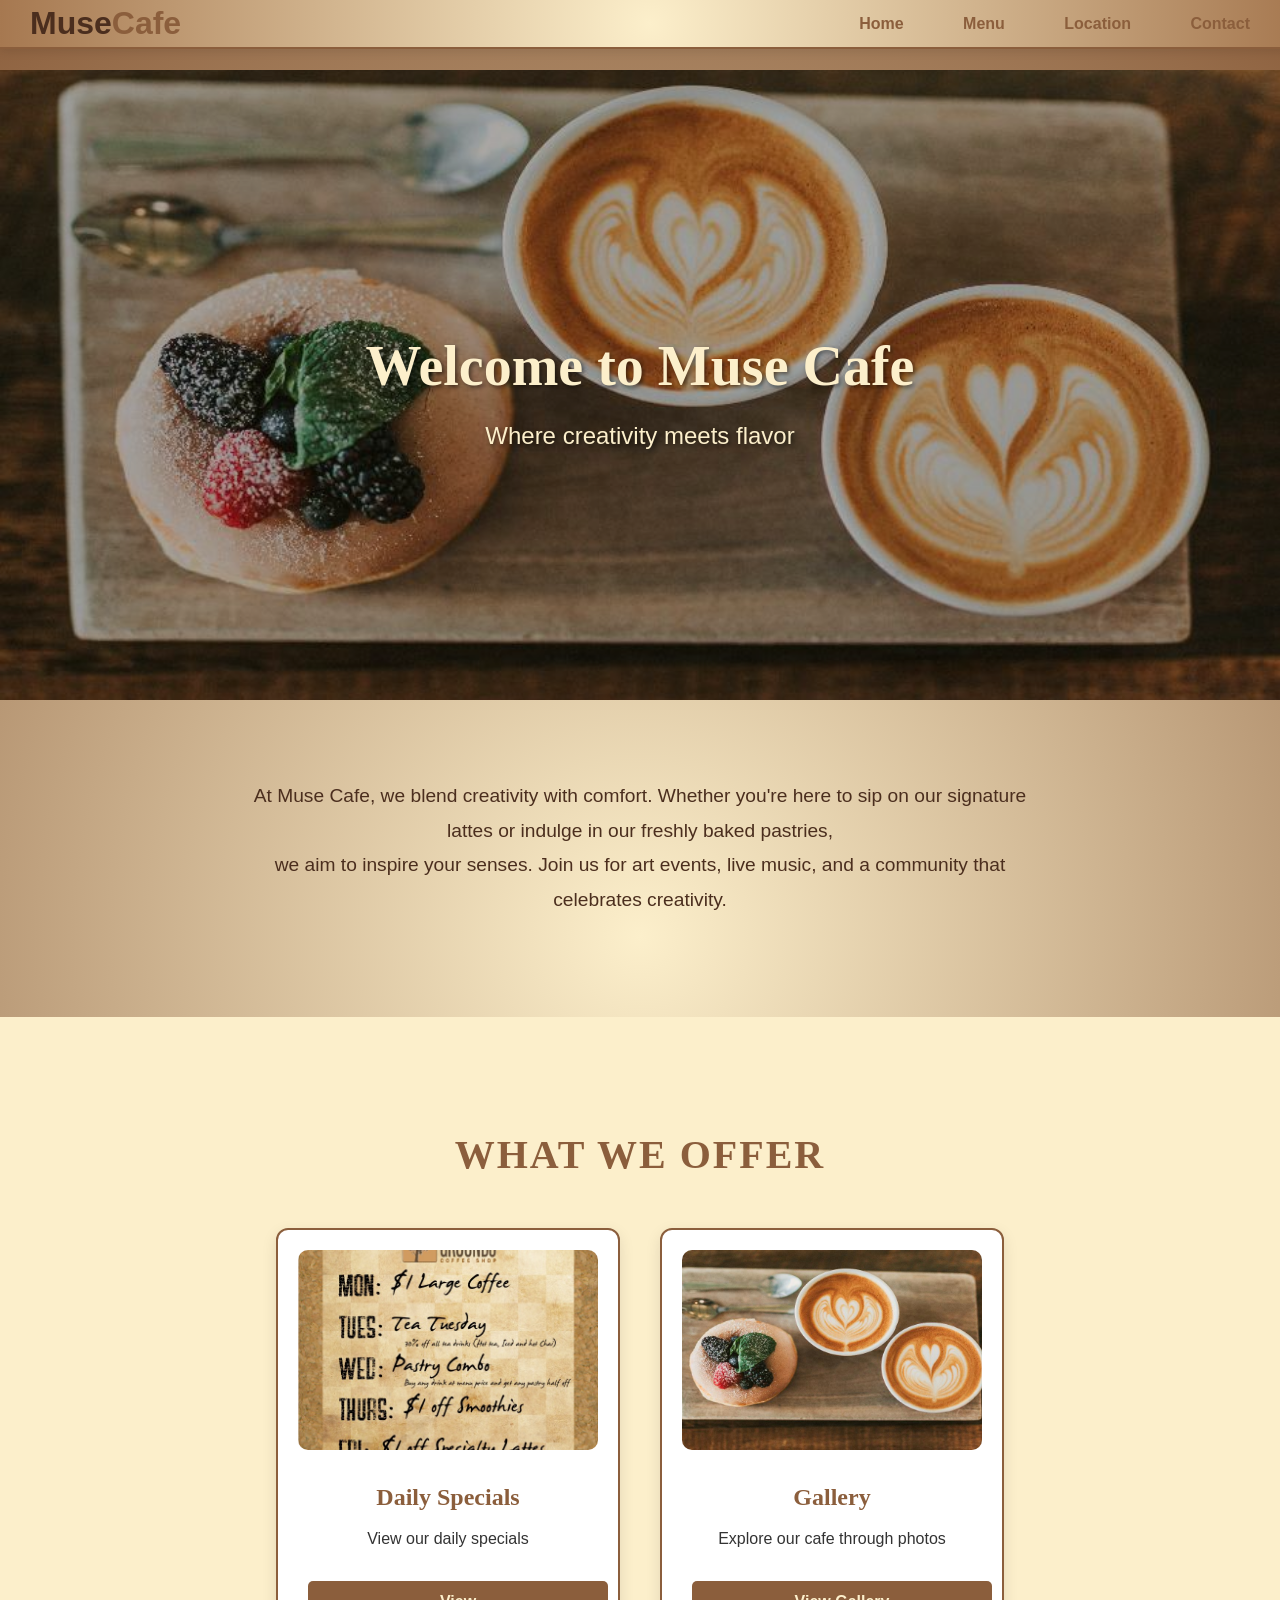
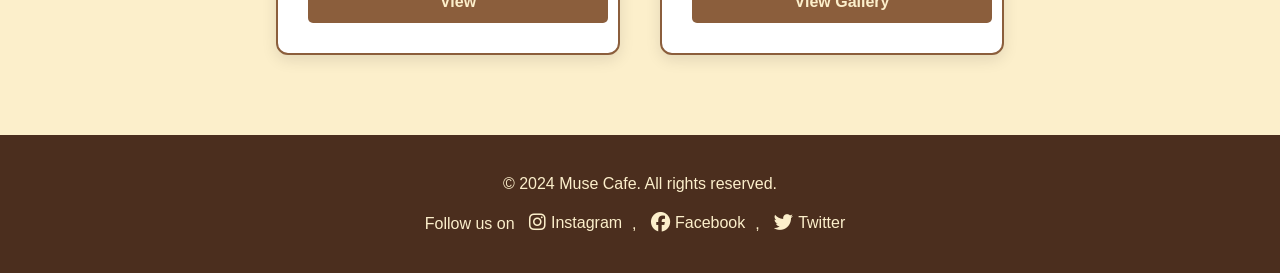
<file: index.html>
<!DOCTYPE html>
<html lang="en">

<head>
    <meta charset="UTF-8" />
    <meta name="viewport" content="width=device-width, initial-scale=1.0" />
    <title>Muse Cafe</title>
    <link rel="stylesheet" href="style.css" />
    <link rel="icon" type="image/x-icon" href="Images/Logo.jpg" />
    <!-- Optional: Add Font Awesome for social icons -->
    <link rel="stylesheet" href="https://cdnjs.cloudflare.com/ajax/libs/font-awesome/6.4.0/css/all.min.css">
</head>

<body>
    <!-- ===== Navbar Section ===== -->
    <header>
        <nav class="navbar">
            <div class="logo">
                Muse<span>Cafe</span>
            </div>

            <div class="nav-links">
                <a href="index.html">Home</a>
                <a href="Menu.html">Menu</a>
                <a href="Locations.html">Location</a>
                <a href="Contact.html">Contact</a>
            </div>
        </nav>
    </header>

    
    <div class="background-image">

        <div class="hero-content">
            <h1>Welcome to Muse Cafe</h1>
            <p>Where creativity meets flavor</p>
        </div>
    </div>

    
    <main>
        <section class="body-content">
            <p>
                At Muse Cafe, we blend creativity with comfort. Whether you're here to sip on our
                signature lattes or indulge in our freshly baked pastries,
                <br />
                we aim to inspire your senses. Join us for art events, live music, and a community
                that celebrates creativity.
            </p>
        </section>

        <section class="offers">
            <h2>What We Offer</h2>

            <div class="offer-container">
                <div class="offer-box">
                    <img src="Images/DailySpecials.jpg" alt="Daily Specials" />
                    <h3>Daily Specials</h3>
                    <p>View our daily specials</p>
                    <button onclick="enlargeImage('Images/DailySpecials.jpg')">View</button>
                </div>

                <div class="offer-box">
                    <img src="Images/CafeBackground.jpg" alt="Gallery Image 1" />
                    <h3>Gallery</h3>
                    <p>Explore our cafe through photos</p>
                    <button onclick="location.href='ImageGallery.html'">View Gallery</button>
                </div>
            </div>
        </section>
    </main>

    
    <footer>
        <p>&copy; 2024 Muse Cafe. All rights reserved.</p>
        <p class="social-links">
            Follow us on
            <a href="#"><i class="fab fa-instagram"></i> Instagram</a>,
            <a href="#"><i class="fab fa-facebook"></i> Facebook</a>,
            <a href="#"><i class="fab fa-twitter"></i> Twitter</a>
        </p>
    </footer>


    <div id="imageModal" class="modal">
        <span class="close">&times;</span>
        <img class="modal-content" id="modalImage">
    </div>

    <script src="js/script.js"></script>
</body>

</html>
</file>
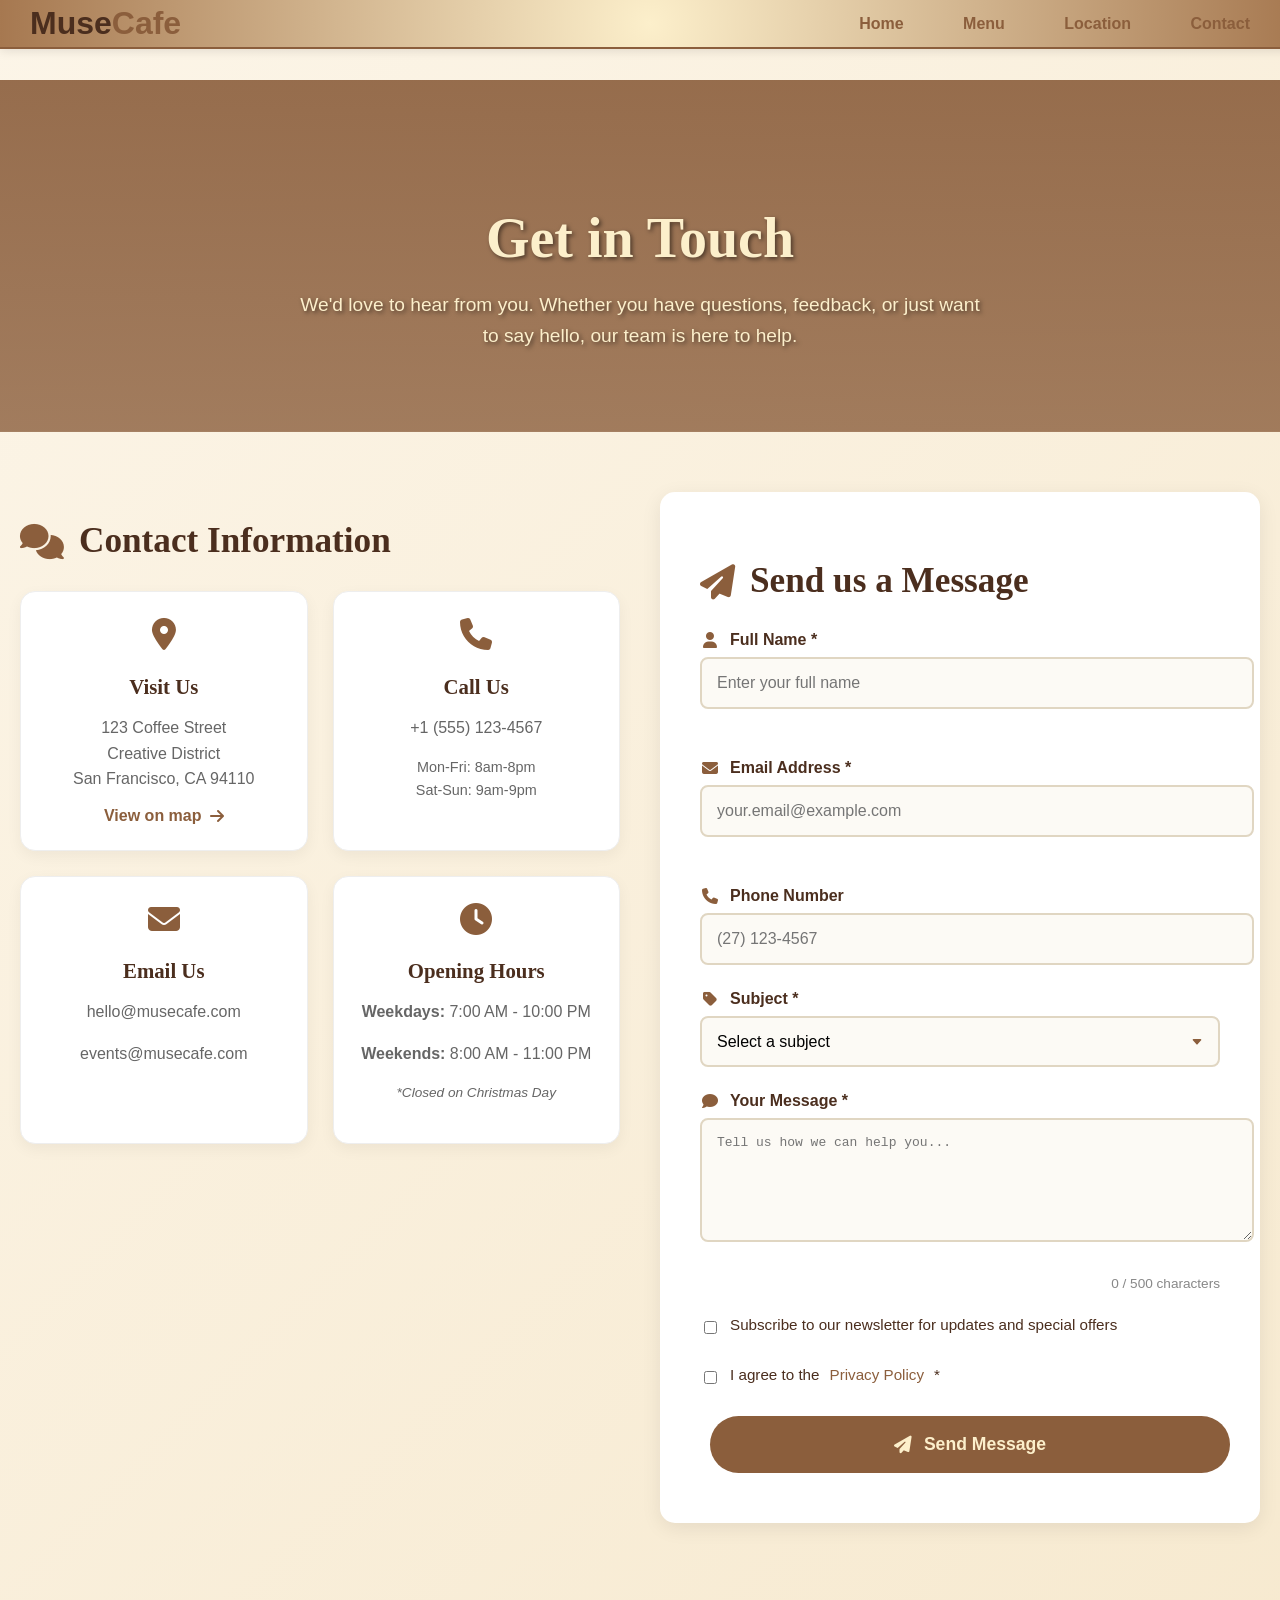
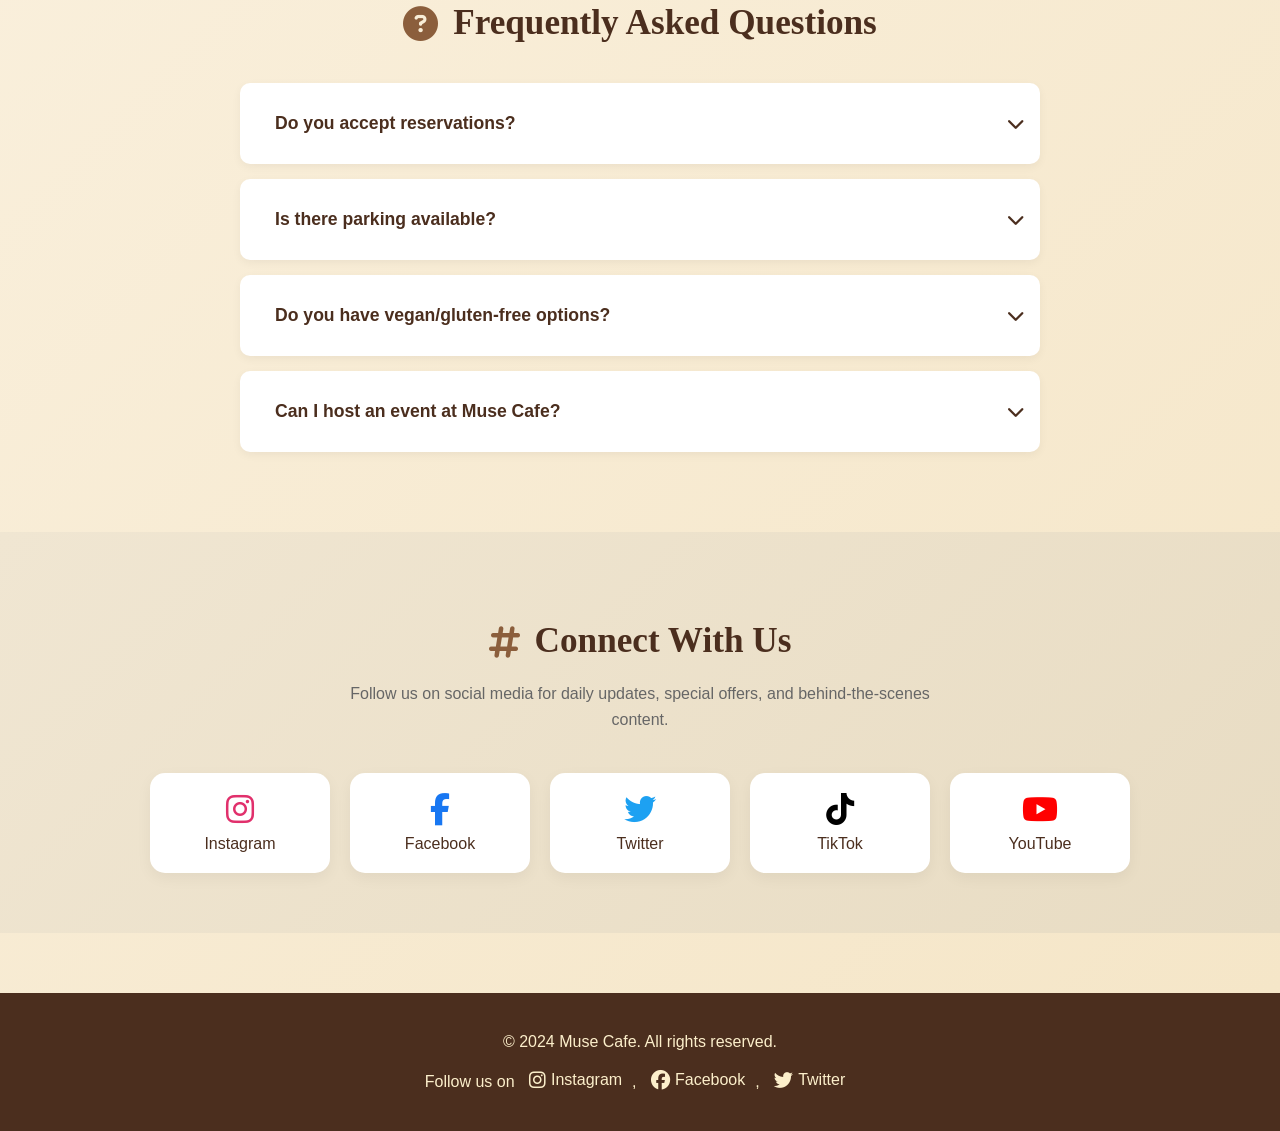
<file: Contact.html>
<!DOCTYPE html>
<html lang="en">

<head>
    <meta charset="UTF-8">
    <meta name="viewport" content="width=device-width, initial-scale=1.0">
    <title>Contact Us - Muse Cafe</title>
    <link rel="stylesheet" href="style.css">
    <link rel="stylesheet" href="css/contact.css">
    <link rel="stylesheet" href="https://cdnjs.cloudflare.com/ajax/libs/font-awesome/6.4.0/css/all.min.css">
</head>

<body>

    <header>
        <nav class="navbar">
            <div class="logo">
                Muse<span>Cafe</span>
            </div>
            <div class="nav-links">
                <a href="index.html">Home</a>
                <a href="Menu.html">Menu</a>
                <a href="Locations.html">Location</a>
                <a href="Contact.html">Contact</a>
            </div>
        </nav>
    </header>


    <main class="contact-page">

        <section class="contact-hero">
            <div class="hero-content">
                <h1>Get in Touch</h1>
                <p>We'd love to hear from you. Whether you have questions, feedback, or just want to say hello, our team
                    is here to help.</p>
            </div>
        </section>


        <div class="contact-container">

            <section class="contact-info">
                <h2><i class="fas fa-comments"></i> Contact Information</h2>

                <div class="info-grid">
                    <div class="info-card">
                        <div class="info-icon">
                            <i class="fas fa-map-marker-alt"></i>
                        </div>
                        <div class="info-content">
                            <h3>Visit Us</h3>
                            <p>123 Coffee Street<br>Creative District<br>San Francisco, CA 94110</p>
                            <a href="Locations.html" class="info-link">View on map <i
                                    class="fas fa-arrow-right"></i></a>
                        </div>
                    </div>

                    <div class="info-card">
                        <div class="info-icon">
                            <i class="fas fa-phone"></i>
                        </div>
                        <div class="info-content">
                            <h3>Call Us</h3>
                            <p>+1 (555) 123-4567</p>
                            <p class="hours">Mon-Fri: 8am-8pm<br>Sat-Sun: 9am-9pm</p>
                        </div>
                    </div>

                    <div class="info-card">
                        <div class="info-icon">
                            <i class="fas fa-envelope"></i>
                        </div>
                        <div class="info-content">
                            <h3>Email Us</h3>
                            <p>hello@musecafe.com</p>
                            <p>events@musecafe.com</p>
                        </div>
                    </div>

                    <div class="info-card">
                        <div class="info-icon">
                            <i class="fas fa-clock"></i>
                        </div>
                        <div class="info-content">
                            <h3>Opening Hours</h3>
                            <p><strong>Weekdays:</strong> 7:00 AM - 10:00 PM</p>
                            <p><strong>Weekends:</strong> 8:00 AM - 11:00 PM</p>
                            <p class="holiday-note">*Closed on Christmas Day</p>
                        </div>
                    </div>
                </div>
            </section>


            <section class="contact-form-section">
                <h2><i class="fas fa-paper-plane"></i> Send us a Message</h2>
                <form id="contactForm" class="contact-form">
                    <div class="form-group">
                        <label for="name">
                            <i class="fas fa-user"></i> Full Name *
                        </label>
                        <input type="text" id="name" name="name" required placeholder="Enter your full name">
                        <div class="error-message" id="nameError"></div>
                    </div>

                    <div class="form-group">
                        <label for="email">
                            <i class="fas fa-envelope"></i> Email Address *
                        </label>
                        <input type="email" id="email" name="email" required placeholder="your.email@example.com">
                        <div class="error-message" id="emailError"></div>
                    </div>

                    <div class="form-group">
                        <label for="phone">
                            <i class="fas fa-phone"></i> Phone Number
                        </label>
                        <input type="tel" id="phone" name="phone" placeholder="(27) 123-4567">
                    </div>

                    <div class="form-group">
                        <label for="subject">
                            <i class="fas fa-tag"></i> Subject *
                        </label>
                        <select id="subject" name="subject" required>
                            <option value="" disabled selected>Select a subject</option>
                            <option value="general">General Inquiry</option>
                            <option value="feedback">Feedback & Suggestions</option>
                            <option value="events">Event Booking</option>
                            <option value="catering">Catering Services</option>
                            <option value="partnership">Business Partnership</option>
                            <option value="careers">Career Opportunities</option>
                            <option value="other">Other</option>
                        </select>
                    </div>

                    <div class="form-group">
                        <label for="message">
                            <i class="fas fa-comment"></i> Your Message *
                        </label>
                        <textarea id="message" name="message" rows="6" required
                            placeholder="Tell us how we can help you..."></textarea>
                        <div class="error-message" id="messageError"></div>
                        <div class="char-count">
                            <span id="charCount">0</span> / 500 characters
                        </div>
                    </div>

                    <div class="form-group checkbox-group">
                        <input type="checkbox" id="newsletter" name="newsletter">
                        <label for="newsletter">
                            Subscribe to our newsletter for updates and special offers
                        </label>
                    </div>

                    <div class="form-group checkbox-group">
                        <input type="checkbox" id="privacy" name="privacy" required>
                        <label for="privacy">
                            I agree to the <a href="privacy.html">Privacy Policy</a> *
                        </label>
                        <div class="error-message" id="privacyError"></div>
                    </div>

                    <button type="submit" class="submit-btn">
                        <i class="fas fa-paper-plane"></i> Send Message
                    </button>
                </form>
            </section>
        </div>


        <section class="faq-section">
            <h2><i class="fas fa-question-circle"></i> Frequently Asked Questions</h2>
            <div class="faq-container">
                <div class="faq-item">
                    <button class="faq-question">
                        Do you accept reservations?
                        <i class="fas fa-chevron-down"></i>
                    </button>
                    <div class="faq-answer">
                        <p>Yes, we accept reservations for parties of 6 or more. For smaller groups, we operate on a
                            first-come, first-served basis. You can make reservations by calling us or through our
                            website.</p>
                    </div>
                </div>

                <div class="faq-item">
                    <button class="faq-question">
                        Is there parking available?
                        <i class="fas fa-chevron-down"></i>
                    </button>
                    <div class="faq-answer">
                        <p>We have limited street parking available. There's also a paid parking garage two blocks away
                            on Market Street. We recommend using public transportation or rideshare services.</p>
                    </div>
                </div>

                <div class="faq-item">
                    <button class="faq-question">
                        Do you have vegan/gluten-free options?
                        <i class="fas fa-chevron-down"></i>
                    </button>
                    <div class="faq-answer">
                        <p>Absolutely! We offer a variety of vegan and gluten-free options. All our pastries have vegan
                            alternatives, and we can modify most menu items to accommodate dietary restrictions.</p>
                    </div>
                </div>

                <div class="faq-item">
                    <button class="faq-question">
                        Can I host an event at Muse Cafe?
                        <i class="fas fa-chevron-down"></i>
                    </button>
                    <div class="faq-answer">
                        <p>Yes! We host private events, book clubs, and business meetings. Please contact our events
                            team at events@musecafe.com or call us to discuss your requirements.</p>
                    </div>
                </div>
            </div>
        </section>


        <section class="social-section">
            <h2><i class="fas fa-hashtag"></i> Connect With Us</h2>
            <p>Follow us on social media for daily updates, special offers, and behind-the-scenes content.</p>
            <div class="social-icons">
                <a href="#" class="social-icon instagram">
                    <i class="fab fa-instagram"></i>
                    <span>Instagram</span>
                </a>
                <a href="#" class="social-icon facebook">
                    <i class="fab fa-facebook-f"></i>
                    <span>Facebook</span>
                </a>
                <a href="#" class="social-icon twitter">
                    <i class="fab fa-twitter"></i>
                    <span>Twitter</span>
                </a>
                <a href="#" class="social-icon tiktok">
                    <i class="fab fa-tiktok"></i>
                    <span>TikTok</span>
                </a>
                <a href="#" class="social-icon youtube">
                    <i class="fab fa-youtube"></i>
                    <span>YouTube</span>
                </a>
            </div>
        </section>


        <div id="successModal" class="modal">
            <div class="modal-content">
                <div class="modal-icon">
                    <i class="fas fa-check-circle"></i>
                </div>
                <h3>Message Sent Successfully!</h3>
                <p>Thank you for contacting Muse Cafe. We'll get back to you within 24-48 hours.</p>
                <button class="modal-btn" id="closeModal">Close</button>
            </div>
        </div>
    </main>


    <footer>
        <p>&copy; 2024 Muse Cafe. All rights reserved.</p>
        <p class="social-links">
            Follow us on
            <a href="#"><i class="fab fa-instagram"></i> Instagram</a>,
            <a href="#"><i class="fab fa-facebook"></i> Facebook</a>,
            <a href="#"><i class="fab fa-twitter"></i> Twitter</a>
        </p>
    </footer>

    <script src="js/contact.js"></script>
</body>

</html>
</file>
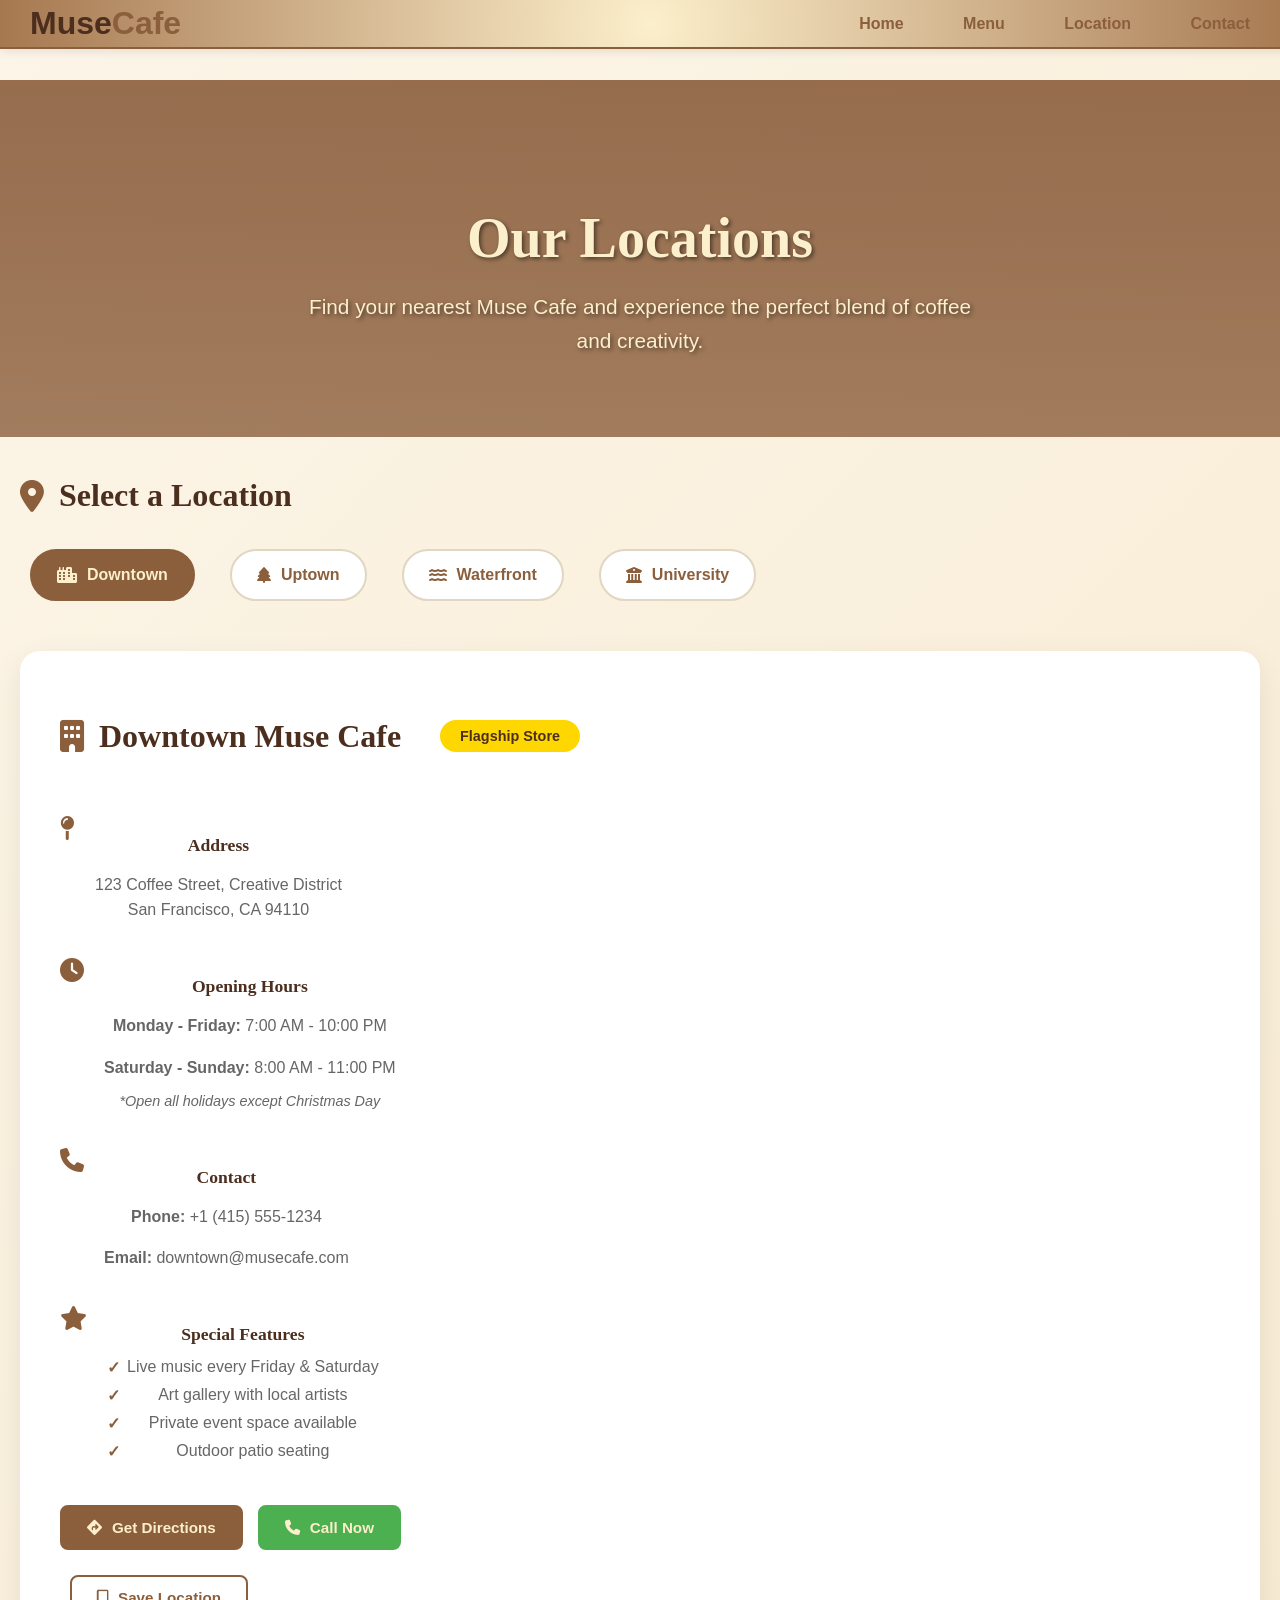
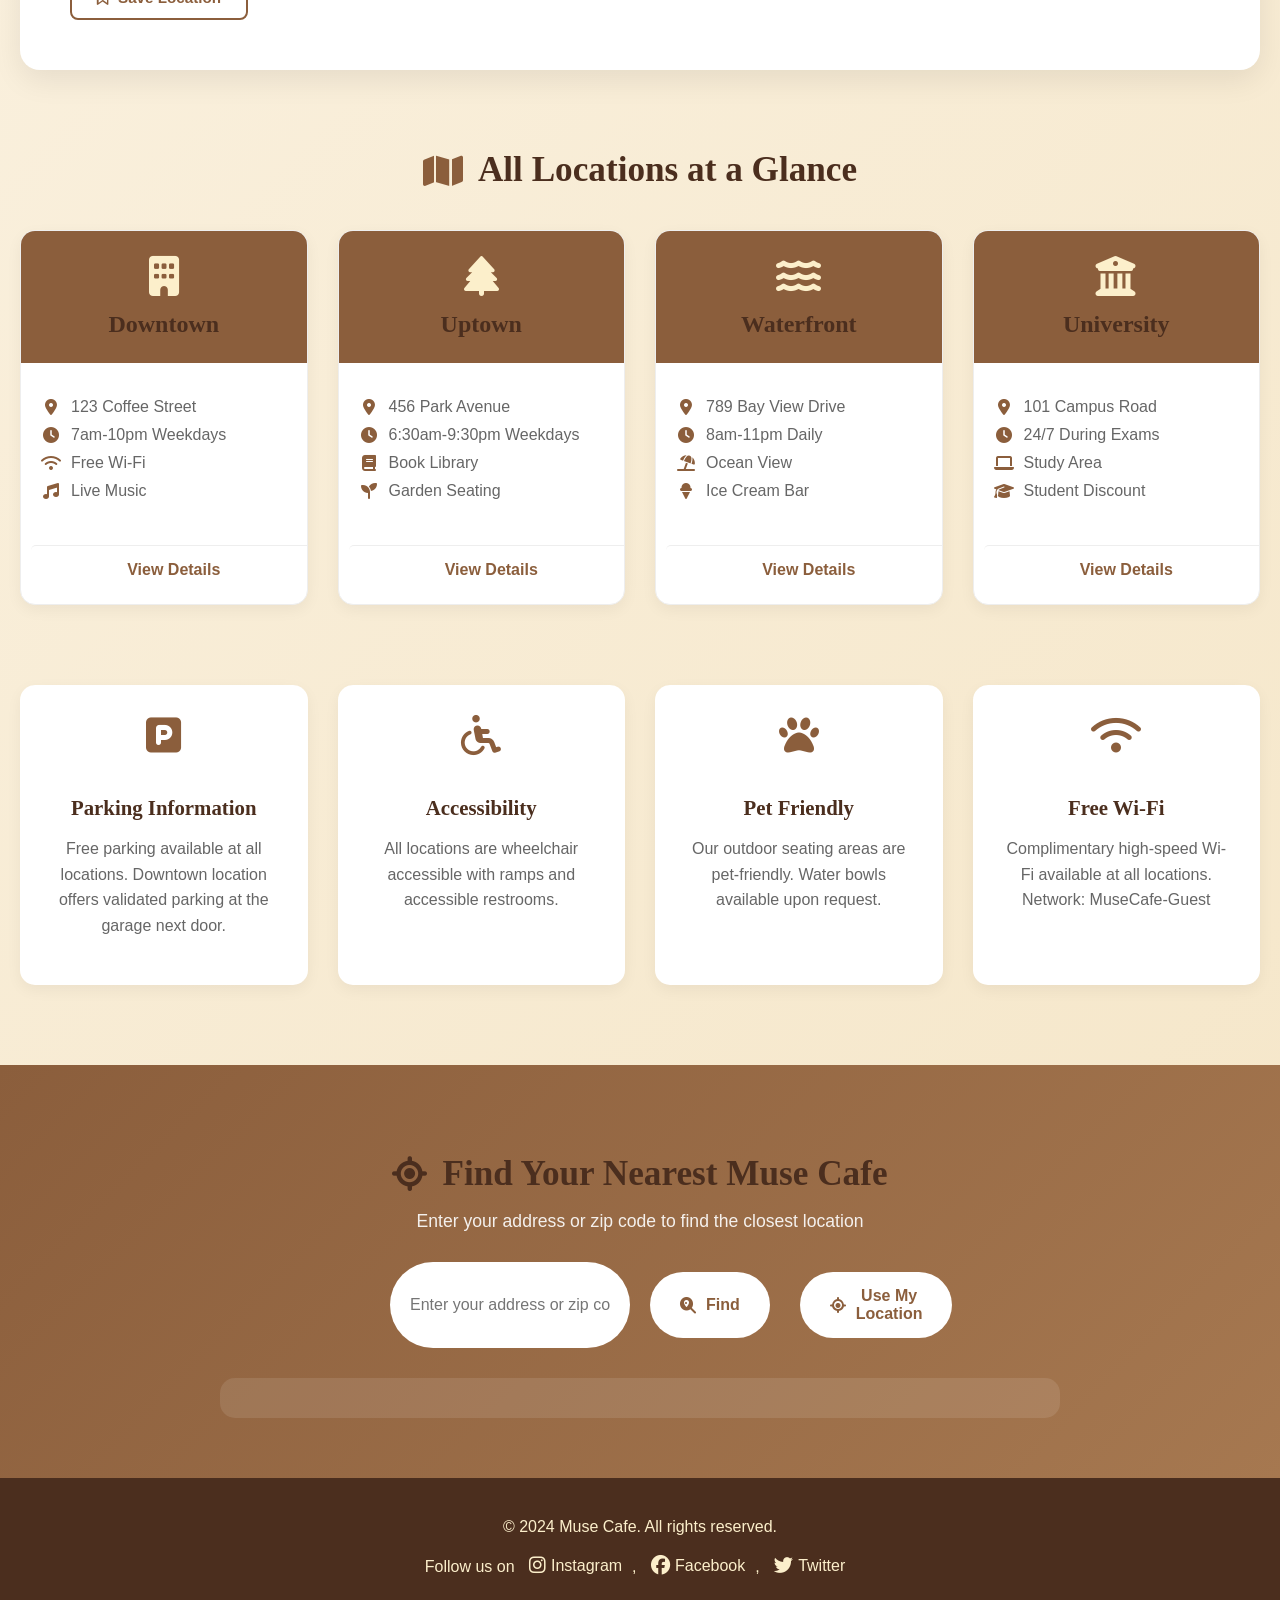
<file: Locations.html>
<!DOCTYPE html>
<html lang="en">

<head>
    <meta charset="UTF-8">
    <meta name="viewport" content="width=device-width, initial-scale=1.0">
    <title>Our Locations - Muse Cafe</title>
    <link rel="stylesheet" href="style.css">
    <link rel="stylesheet" href="css/locations.css">
    <link rel="stylesheet" href="https://cdnjs.cloudflare.com/ajax/libs/font-awesome/6.4.0/css/all.min.css">
</head>

<body>

    <header>
        <nav class="navbar">
            <div class="logo">
                Muse<span>Cafe</span>
            </div>
            <div class="nav-links">
                <a href="index.html">Home</a>
                <a href="Menu.html">Menu</a>
                <a href="Locations.html">Location</a>
                <a href="Contact.html">Contact</a>
            </div>
        </nav>
    </header>


    <main class="locations-page">

        <section class="locations-hero">
            <div class="hero-content">
                <h1>Our Locations</h1>
                <p>Find your nearest Muse Cafe and experience the perfect blend of coffee and creativity.</p>
            </div>
        </section>


        <div class="location-selector">
            <h2><i class="fas fa-map-marker-alt"></i> Select a Location</h2>
            <div class="city-tabs">
                <button class="city-tab active" data-city="downtown">
                    <i class="fas fa-city"></i> Downtown
                </button>
                <button class="city-tab" data-city="uptown">
                    <i class="fas fa-tree"></i> Uptown
                </button>
                <button class="city-tab" data-city="waterfront">
                    <i class="fas fa-water"></i> Waterfront
                </button>
                <button class="city-tab" data-city="university">
                    <i class="fas fa-university"></i> University
                </button>
            </div>
        </div>


        <div class="locations-container">

            <section class="location-details active" id="downtown">
                <div class="location-content">
                    <div class="location-info">
                        <div class="location-header">
                            <h2><i class="fas fa-building"></i> Downtown Muse Cafe</h2>
                            <span class="featured-badge">Flagship Store</span>
                        </div>

                        <div class="info-grid">
                            <div class="info-item">
                                <i class="fas fa-map-pin"></i>
                                <div>
                                    <h4>Address</h4>
                                    <p>123 Coffee Street, Creative District<br>San Francisco, CA 94110</p>
                                </div>
                            </div>

                            <div class="info-item">
                                <i class="fas fa-clock"></i>
                                <div>
                                    <h4>Opening Hours</h4>
                                    <p><strong>Monday - Friday:</strong> 7:00 AM - 10:00 PM</p>
                                    <p><strong>Saturday - Sunday:</strong> 8:00 AM - 11:00 PM</p>
                                    <p class="holiday">*Open all holidays except Christmas Day</p>
                                </div>
                            </div>

                            <div class="info-item">
                                <i class="fas fa-phone"></i>
                                <div>
                                    <h4>Contact</h4>
                                    <p><strong>Phone:</strong> +1 (415) 555-1234</p>
                                    <p><strong>Email:</strong> downtown@musecafe.com</p>
                                </div>
                            </div>

                            <div class="info-item">
                                <i class="fas fa-star"></i>
                                <div>
                                    <h4>Special Features</h4>
                                    <ul class="features-list">
                                        <li>Live music every Friday & Saturday</li>
                                        <li>Art gallery with local artists</li>
                                        <li>Private event space available</li>
                                        <li>Outdoor patio seating</li>
                                    </ul>
                                </div>
                            </div>
                        </div>

                        <div class="action-buttons">
                            <a href="https://goo.gl/maps/example" target="_blank" class="action-btn">
                                <i class="fas fa-directions"></i> Get Directions
                            </a>
                            <a href="tel:+14155551234" class="action-btn call">
                                <i class="fas fa-phone"></i> Call Now
                            </a>
                            <button class="action-btn save" onclick="saveLocation('downtown')">
                                <i class="far fa-bookmark"></i> Save Location
                            </button>
                        </div>
                    </div>

                    <div class="location-map">
                        <iframe
                            src="https://www.google.com/maps/embed?pb=!1m18!1m12!1m3!1d3153.682434336373!2d-122.41941508468216!3d37.77492977975938!2m3!1f0!2f0!3f0!3m2!1i1024!2i768!4f13.1!3m3!1m2!1s0x8085808c8b1e6c7f%3A0x4a501367f476ad!2sSan%20Francisco%2C%20CA%2C%20USA!5e0!3m2!1sen!2s!4v1647471234567!5m2!1sen!2s"
                            width="100%" height="400" style="border:0;" allowfullscreen="" loading="lazy"
                            referrerpolicy="no-referrer-when-downgrade">
                        </iframe>
                    </div>
                </div>
            </section>


            <section class="location-details" id="uptown">
                <div class="location-content">
                    <div class="location-info">
                        <div class="location-header">
                            <h2><i class="fas fa-tree"></i> Uptown Muse Cafe</h2>
                        </div>

                        <div class="info-grid">
                            <div class="info-item">
                                <i class="fas fa-map-pin"></i>
                                <div>
                                    <h4>Address</h4>
                                    <p>456 Park Avenue, Uptown District<br>San Francisco, CA 94117</p>
                                </div>
                            </div>

                            <div class="info-item">
                                <i class="fas fa-clock"></i>
                                <div>
                                    <h4>Opening Hours</h4>
                                    <p><strong>Monday - Friday:</strong> 6:30 AM - 9:30 PM</p>
                                    <p><strong>Saturday - Sunday:</strong> 7:30 AM - 10:30 PM</p>
                                </div>
                            </div>

                            <div class="info-item">
                                <i class="fas fa-phone"></i>
                                <div>
                                    <h4>Contact</h4>
                                    <p><strong>Phone:</strong> +1 (415) 555-5678</p>
                                    <p><strong>Email:</strong> uptown@musecafe.com</p>
                                </div>
                            </div>

                            <div class="info-item">
                                <i class="fas fa-star"></i>
                                <div>
                                    <h4>Special Features</h4>
                                    <ul class="features-list">
                                        <li>Large garden seating area</li>
                                        <li>Book exchange library</li>
                                        <li>Weekly poetry nights</li>
                                        <li>Free Wi-Fi with workstations</li>
                                    </ul>
                                </div>
                            </div>
                        </div>

                        <div class="action-buttons">
                            <a href="https://goo.gl/maps/example2" target="_blank" class="action-btn">
                                <i class="fas fa-directions"></i> Get Directions
                            </a>
                            <a href="tel:+14155555678" class="action-btn call">
                                <i class="fas fa-phone"></i> Call Now
                            </a>
                            <button class="action-btn save" onclick="saveLocation('uptown')">
                                <i class="far fa-bookmark"></i> Save Location
                            </button>
                        </div>
                    </div>

                    <div class="location-map">
                        <iframe
                            src="https://www.google.com/maps/embed?pb=!1m18!1m12!1m3!1d3153.682434336373!2d-122.43941508468216!3d37.78492977975938!2m3!1f0!2f0!3f0!3m2!1i1024!2i768!4f13.1!3m3!1m2!1s0x8085808c8b1e6c7f%3A0x4a501367f476ad!2sSan%20Francisco%2C%20CA%2C%20USA!5e0!3m2!1sen!2s!4v1647471234567!5m2!1sen!2s"
                            width="100%" height="400" style="border:0;" allowfullscreen="" loading="lazy"
                            referrerpolicy="no-referrer-when-downgrade">
                        </iframe>
                    </div>
                </div>
            </section>


        </div>


        <section class="all-locations">
            <h2><i class="fas fa-map"></i> All Locations at a Glance</h2>
            <div class="locations-grid">
                <div class="location-card">
                    <div class="card-header">
                        <i class="fas fa-building"></i>
                        <h3>Downtown</h3>
                    </div>
                    <div class="card-body">
                        <p><i class="fas fa-map-marker-alt"></i> 123 Coffee Street</p>
                        <p><i class="fas fa-clock"></i> 7am-10pm Weekdays</p>
                        <p><i class="fas fa-wifi"></i> Free Wi-Fi</p>
                        <p><i class="fas fa-music"></i> Live Music</p>
                    </div>
                    <button class="card-btn" data-city="downtown">View Details</button>
                </div>

                <div class="location-card">
                    <div class="card-header">
                        <i class="fas fa-tree"></i>
                        <h3>Uptown</h3>
                    </div>
                    <div class="card-body">
                        <p><i class="fas fa-map-marker-alt"></i> 456 Park Avenue</p>
                        <p><i class="fas fa-clock"></i> 6:30am-9:30pm Weekdays</p>
                        <p><i class="fas fa-book"></i> Book Library</p>
                        <p><i class="fas fa-seedling"></i> Garden Seating</p>
                    </div>
                    <button class="card-btn" data-city="uptown">View Details</button>
                </div>

                <div class="location-card">
                    <div class="card-header">
                        <i class="fas fa-water"></i>
                        <h3>Waterfront</h3>
                    </div>
                    <div class="card-body">
                        <p><i class="fas fa-map-marker-alt"></i> 789 Bay View Drive</p>
                        <p><i class="fas fa-clock"></i> 8am-11pm Daily</p>
                        <p><i class="fas fa-umbrella-beach"></i> Ocean View</p>
                        <p><i class="fas fa-ice-cream"></i> Ice Cream Bar</p>
                    </div>
                    <button class="card-btn" data-city="waterfront">View Details</button>
                </div>

                <div class="location-card">
                    <div class="card-header">
                        <i class="fas fa-university"></i>
                        <h3>University</h3>
                    </div>
                    <div class="card-body">
                        <p><i class="fas fa-map-marker-alt"></i> 101 Campus Road</p>
                        <p><i class="fas fa-clock"></i> 24/7 During Exams</p>
                        <p><i class="fas fa-laptop"></i> Study Area</p>
                        <p><i class="fas fa-graduation-cap"></i> Student Discount</p>
                    </div>
                    <button class="card-btn" data-city="university">View Details</button>
                </div>
            </div>
        </section>


        <section class="visit-info">
            <div class="info-section parking">
                <i class="fas fa-parking"></i>
                <h3>Parking Information</h3>
                <p>Free parking available at all locations. Downtown location offers validated parking at the garage
                    next door.</p>
            </div>

            <div class="info-section accessibility">
                <i class="fas fa-wheelchair"></i>
                <h3>Accessibility</h3>
                <p>All locations are wheelchair accessible with ramps and accessible restrooms.</p>
            </div>

            <div class="info-section pets">
                <i class="fas fa-paw"></i>
                <h3>Pet Friendly</h3>
                <p>Our outdoor seating areas are pet-friendly. Water bowls available upon request.</p>
            </div>

            <div class="info-section wifi">
                <i class="fas fa-wifi"></i>
                <h3>Free Wi-Fi</h3>
                <p>Complimentary high-speed Wi-Fi available at all locations. Network: MuseCafe-Guest</p>
            </div>
        </section>


        <section class="find-nearest">
            <div class="finder-content">
                <h2><i class="fas fa-location-crosshairs"></i> Find Your Nearest Muse Cafe</h2>
                <p>Enter your address or zip code to find the closest location</p>
                <div class="location-finder">
                    <input type="text" id="locationInput" placeholder="Enter your address or zip code">
                    <button class="find-btn" onclick="findNearestLocation()">
                        <i class="fas fa-search-location"></i> Find
                    </button>
                </div>
                <div id="locationResults" class="location-results"></div>
            </div>
        </section>
    </main>


    <footer>
        <p>&copy; 2024 Muse Cafe. All rights reserved.</p>
        <p class="social-links">
            Follow us on
            <a href="#"><i class="fab fa-instagram"></i> Instagram</a>,
            <a href="#"><i class="fab fa-facebook"></i> Facebook</a>,
            <a href="#"><i class="fab fa-twitter"></i> Twitter</a>
        </p>
    </footer>

    <script src="js/locations.js"></script>
</body>

</html>
</file>
<file: style.css>
body {
  background: radial-gradient(circle, #fcefcb, #8b5e3c);
  font-family: "Arial", sans-serif;
  margin: 0;
  padding: 0;
  text-align: center;
  min-height: 100vh;
  display: flex;
  flex-direction: column;
}


.navbar {
  background: radial-gradient(circle, #fcefcb, #a67850);
  border-bottom: 2px solid #8b5e3c;
  display: flex;
  justify-content: space-between;
  align-items: center;
  padding: 5px 10px;
  position: fixed;
  top: 0;
  width: 100%;
  backdrop-filter: blur(4px);
  z-index: 1000;
  box-shadow: 0 2px 10px rgba(0, 0, 0, 0.1);
}

.logo {
  font-size: 2em;
  font-weight: bold;
  color: #4b2e1e;
  margin-left: 20px;
}

.logo span {
  color: #8b5e3c;
}

.nav-links a {
  color: #8b5e3c;
  text-decoration: none;
  margin-right: 25px;
  padding: 10px 15px;
  transition: all 0.3s ease;
  font-weight: bold;
  border-radius: 5px;
}

.nav-links a:hover {
  background-color: #8b5e3c;
  color: #fcefcb;
}


.background-image {
  background-image: url("Images/CafeBackground.jpg");
  background-size: cover;
  background-position: center;
  height: 70vh;
  display: flex;
  align-items: center;
  justify-content: center;
  margin-top: 70px;
  position: relative;
}

.background-image::before {
  content: "";
  position: absolute;
  top: 0;
  left: 0;
  right: 0;
  bottom: 0;
  background: rgba(0, 0, 0, 0.3);
}

.hero-content {
  position: relative;
  z-index: 1;
  color: white;
  text-shadow: 2px 2px 4px rgba(0, 0, 0, 0.5);
}

.hero-content h1 {
  font-size: 3.5em;
  margin-bottom: 20px;
  color: #fcefcb;
}

.hero-content p {
  font-size: 1.5em;
  color: #fcefcb;
}

main {
  flex: 1;
}

.body-content {
  padding: 60px 20px;
  max-width: 800px;
  margin: 0 auto;
}

.body-content p {
  font-size: 1.2em;
  line-height: 1.8;
  color: #4b2e1e;
  margin-bottom: 40px;
}

.offers {
  text-align: center;
  padding: 80px 40px;
  background-color: #fcefcb;
}

.offers h2 {
  color: #8b5e3c;
  font-size: 2.5em;
  margin-bottom: 50px;
  text-transform: uppercase;
  letter-spacing: 2px;
}

.offer-container {
  display: flex;
  justify-content: center;
  gap: 40px;
  flex-wrap: wrap;
  max-width: 1200px;
  margin: 0 auto;
}

.offer-box {
  background-color: #ffffff;
  border: 2px solid #8b5e3c;
  border-radius: 12px;
  width: 300px;
  padding: 20px;
  text-align: center;
  transition: all 0.3s ease;
  box-shadow: 0 5px 15px rgba(0, 0, 0, 0.1);
}

.offer-box img {
  width: 100%;
  height: 200px;
  object-fit: cover;
  border-radius: 10px;
  margin-bottom: 15px;
}

.offer-box:hover {
  transform: translateY(-10px) scale(1.02);
  box-shadow: 0 15px 30px rgba(0, 0, 0, 0.2);
}

.offer-box h3 {
  color: #8b5e3c;
  margin: 15px 0;
  font-size: 1.5em;
}

.offer-box p {
  color: #333;
  font-size: 1em;
  line-height: 1.6;
  margin: 10px 0 20px;
}

.offer-box button {
  background-color: #8b5e3c;
  border: none;
  border-radius: 5px;
  color: #fcefcb;
  cursor: pointer;
  font-size: 16px;
  font-weight: bold;
  padding: 12px 25px;
  transition: all 0.3s ease;
  width: 100%;
}

.offer-box button:hover {
  background-color: #a67850;
  transform: translateY(-2px);
}

footer {
  background-color: #4b2e1e;
  color: #fcefcb;
  padding: 30px 20px;
  margin-top: auto;
}

footer p {
  color: #fcefcb;
  margin: 10px 0;
}

.social-links {
  margin-top: 20px;
}

.social-links a {
  color: #fcefcb;
  text-decoration: none;
  margin: 0 10px;
  transition: color 0.3s ease;
  display: inline-flex;
  align-items: center;
  gap: 5px;
}

.social-links a:hover {
  color: #d6a727;
}

.social-links i {
  font-size: 1.2em;
}

h1,
h2,
h3,
h4,
h5,
h6 {
  color: #4b2e1e;
  font-family: "Georgia", serif;
}

h1 {
  font-size: 3em;
}

h2 {
  font-size: 2.5em;
}

h3 {
  font-size: 1.8em;
}

button {
  background-color: #8b5e3c;
  border: none;
  border-radius: 5px;
  color: #fcefcb;
  cursor: pointer;
  font-size: 16px;
  margin: 10px;
  padding: 12px 25px;
  transition: all 0.3s ease;
  font-weight: bold;
}

button:hover {
  background-color: #a67850;
  transform: translateY(-2px);
  box-shadow: 0 5px 15px rgba(0, 0, 0, 0.2);
}

.modal {
  display: none;
  position: fixed;
  z-index: 2000;
  padding-top: 60px;
  left: 0;
  top: 0;
  width: 100%;
  height: 100%;
  background-color: rgba(0, 0, 0, 0.9);
  animation: fadeIn 0.3s ease;
}

@keyframes fadeIn {
  from {
    opacity: 0;
  }
  to {
    opacity: 1;
  }
}

.modal-content {
  margin: auto;
  display: block;
  max-width: 90%;
  max-height: 80%;
  border-radius: 10px;
  box-shadow: 0 0 30px rgba(255, 255, 255, 0.1);
  animation: zoomIn 0.3s ease;
}

@keyframes zoomIn {
  from {
    transform: scale(0.8);
    opacity: 0;
  }
  to {
    transform: scale(1);
    opacity: 1;
  }
}

.close {
  position: absolute;
  top: 20px;
  right: 35px;
  color: white;
  font-size: 40px;
  font-weight: bold;
  cursor: pointer;
  transition: color 0.3s ease;
}

.close:hover {
  color: #8b5e3c;
}

@media (max-width: 768px) {
  .navbar {
    flex-direction: column;
    padding: 10px;
  }

  .logo {
    margin: 10px 0;
  }

  .nav-links {
    display: flex;
    flex-wrap: wrap;
    justify-content: center;
    gap: 10px;
  }

  .nav-links a {
    margin: 5px;
    padding: 8px 12px;
  }

  .background-image {
    height: 50vh;
    margin-top: 120px;
  }

  .hero-content h1 {
    font-size: 2.5em;
  }

  .hero-content p {
    font-size: 1.2em;
  }

  .offers {
    padding: 40px 20px;
  }

  .offers h2 {
    font-size: 2em;
  }

  .offer-container {
    gap: 20px;
  }

  .offer-box {
    width: 90%;
    max-width: 300px;
  }

  h1 {
    font-size: 2.5em;
  }

  h2 {
    font-size: 2em;
  }
}

@media (max-width: 480px) {
  .hero-content h1 {
    font-size: 2em;
  }

  .hero-content p {
    font-size: 1em;
  }

  .offers h2 {
    font-size: 1.8em;
  }

  .offer-box {
    width: 100%;
    padding: 15px;
  }
}
</file>
<file: css/contact.css>
.contact-page {
  padding-top: 80px;
  background: linear-gradient(135deg, #fcf5e8 0%, #f5e6c8 100%);
  min-height: 100vh;
}

.contact-hero {
  background: linear-gradient(rgba(139, 94, 60, 0.9), rgba(139, 94, 60, 0.8)),
    url("https://images.unsplash.com/photo-1516733968668-dbdce39c4651?w=1200&auto=format&fit=crop");
  background-size: cover;
  background-position: center;
  color: white;
  text-align: center;
  padding: 80px 20px;
}

.contact-hero h1 {
  font-size: 3.5em;
  margin-bottom: 20px;
  color: #fcefcb;
}

.contact-hero p {
  font-size: 1.2em;
  max-width: 700px;
  margin: 0 auto;
  line-height: 1.6;
  color: #fcefcb;
}

.contact-container {
  display: grid;
  grid-template-columns: 1fr 1fr;
  gap: 40px;
  max-width: 1400px;
  margin: 60px auto;
  padding: 0 20px;
}

.contact-info h2,
.contact-form-section h2 {
  font-size: 2.2em;
  color: #4b2e1e;
  margin-bottom: 30px;
  display: flex;
  align-items: center;
  gap: 15px;
}

.contact-info h2 i,
.contact-form-section h2 i {
  color: #8b5e3c;
}

.info-grid {
  display: grid;
  grid-template-columns: repeat(2, 1fr);
  gap: 25px;
}

.info-card {
  background: white;
  border-radius: 15px;
  padding: 25px;
  box-shadow: 0 5px 15px rgba(0, 0, 0, 0.05);
  transition: transform 0.3s ease, box-shadow 0.3s ease;
  border: 1px solid #eee;
}

.info-card:hover {
  transform: translateY(-5px);
  box-shadow: 0 10px 25px rgba(0, 0, 0, 0.1);
}

.info-icon {
  font-size: 2em;
  color: #8b5e3c;
  margin-bottom: 15px;
}

.info-content h3 {
  color: #4b2e1e;
  margin-bottom: 10px;
  font-size: 1.3em;
}

.info-content p {
  color: #666;
  line-height: 1.6;
  margin-bottom: 15px;
}

.hours {
  font-size: 0.9em;
  color: #888;
}

.holiday-note {
  font-size: 0.85em;
  color: #ff6b6b;
  font-style: italic;
  margin-top: 10px;
}

.info-link {
  display: inline-flex;
  align-items: center;
  gap: 8px;
  color: #8b5e3c;
  text-decoration: none;
  font-weight: 600;
  transition: gap 0.3s ease;
}

.info-link:hover {
  gap: 12px;
}

.contact-form-section {
  background: white;
  padding: 40px;
  border-radius: 15px;
  box-shadow: 0 5px 20px rgba(0, 0, 0, 0.08);
}

.form-group {
  margin-bottom: 25px;
}

.form-group label {
  display: flex;
  align-items: center;
  gap: 10px;
  color: #4b2e1e;
  font-weight: 600;
  margin-bottom: 8px;
}

.form-group label i {
  color: #8b5e3c;
  width: 20px;
}

.form-group input,
.form-group select,
.form-group textarea {
  width: 100%;
  padding: 15px;
  border: 2px solid #e0d6c2;
  border-radius: 8px;
  font-size: 1em;
  transition: border-color 0.3s ease;
  background: #fcfaf5;
}

.form-group input:focus,
.form-group select:focus,
.form-group textarea:focus {
  outline: none;
  border-color: #8b5e3c;
  background: white;
}

.form-group select {
  cursor: pointer;
  appearance: none;
  background-image: url("data:image/svg+xml,%3Csvg xmlns='http://www.w3.org/2000/svg' width='12' height='12' fill='%238b5e3c' viewBox='0 0 16 16'%3E%3Cpath d='M7.247 11.14 2.451 5.658C1.885 5.013 2.345 4 3.204 4h9.592a1 1 0 0 1 .753 1.659l-4.796 5.48a1 1 0 0 1-1.506 0z'/%3E%3C/svg%3E");
  background-repeat: no-repeat;
  background-position: right 15px center;
  background-size: 12px;
}

.error-message {
  color: #ff6b6b;
  font-size: 0.85em;
  margin-top: 5px;
  min-height: 20px;
}

.char-count {
  text-align: right;
  font-size: 0.85em;
  color: #888;
  margin-top: 5px;
}

.checkbox-group {
  display: flex;
  align-items: flex-start;
  gap: 10px;
}

.checkbox-group input {
  width: auto;
  margin-top: 5px;
}

.checkbox-group label {
  font-weight: normal;
  font-size: 0.95em;
}

.checkbox-group a {
  color: #8b5e3c;
  text-decoration: none;
}

.checkbox-group a:hover {
  text-decoration: underline;
}

.submit-btn {
  background-color: #8b5e3c;
  color: #fcefcb;
  border: none;
  padding: 18px 40px;
  border-radius: 30px;
  font-size: 1.1em;
  font-weight: 600;
  cursor: pointer;
  transition: all 0.3s ease;
  display: flex;
  align-items: center;
  justify-content: center;
  gap: 12px;
  width: 100%;
  margin-top: 20px;
}

.submit-btn:hover {
  background-color: #a67850;
  transform: translateY(-3px);
  box-shadow: 0 10px 20px rgba(139, 94, 60, 0.2);
}

.submit-btn:disabled {
  background-color: #ccc;
  cursor: not-allowed;
  transform: none;
}

.faq-section {
  max-width: 1000px;
  margin: 80px auto;
  padding: 0 20px;
}

.faq-section h2 {
  font-size: 2.2em;
  color: #4b2e1e;
  text-align: center;
  margin-bottom: 40px;
  display: flex;
  align-items: center;
  justify-content: center;
  gap: 15px;
}

.faq-section h2 i {
  color: #8b5e3c;
}

.faq-container {
  max-width: 800px;
  margin: 0 auto;
}

.faq-item {
  margin-bottom: 15px;
  border-radius: 10px;
  overflow: hidden;
  background: white;
  box-shadow: 0 3px 10px rgba(0, 0, 0, 0.05);
}

.faq-question {
  width: 100%;
  text-align: left;
  padding: 20px 25px;
  background: white;
  border: none;
  color: #4b2e1e;
  font-size: 1.1em;
  font-weight: 600;
  cursor: pointer;
  display: flex;
  justify-content: space-between;
  align-items: center;
  transition: background-color 0.3s ease;
}

.faq-question:hover {
  background-color: #f9f5f0;
}

.faq-question i {
  transition: transform 0.3s ease;
}

.faq-question.active i {
  transform: rotate(180deg);
}

.faq-answer {
  padding: 0 25px;
  max-height: 0;
  overflow: hidden;
  transition: max-height 0.3s ease, padding 0.3s ease;
  background-color: #f9f5f0;
}

.faq-answer.active {
  padding: 20px 25px;
  max-height: 300px;
}

.faq-answer p {
  color: #666;
  line-height: 1.6;
  margin: 0;
}

.social-section {
  text-align: center;
  padding: 60px 20px;
  background: linear-gradient(135deg, #f0e6d2 0%, #e8dcc3 100%);
  margin: 60px 0;
}

.social-section h2 {
  font-size: 2.2em;
  color: #4b2e1e;
  margin-bottom: 20px;
  display: flex;
  align-items: center;
  justify-content: center;
  gap: 15px;
}

.social-section h2 i {
  color: #8b5e3c;
}

.social-section p {
  color: #666;
  max-width: 600px;
  margin: 0 auto 40px;
  line-height: 1.6;
}

.social-icons {
  display: flex;
  justify-content: center;
  gap: 20px;
  flex-wrap: wrap;
}

.social-icon {
  display: flex;
  flex-direction: column;
  align-items: center;
  gap: 10px;
  padding: 20px 30px;
  background: white;
  border-radius: 15px;
  text-decoration: none;
  color: #4b2e1e;
  transition: all 0.3s ease;
  min-width: 120px;
  box-shadow: 0 5px 15px rgba(0, 0, 0, 0.05);
}

.social-icon:hover {
  transform: translateY(-5px);
  box-shadow: 0 10px 25px rgba(0, 0, 0, 0.1);
}

.social-icon i {
  font-size: 2em;
}

.social-icon.instagram i {
  color: #e1306c;
}
.social-icon.facebook i {
  color: #1877f2;
}
.social-icon.twitter i {
  color: #1da1f2;
}
.social-icon.tiktok i {
  color: #000000;
}
.social-icon.youtube i {
  color: #ff0000;
}

.modal {
  display: none;
  position: fixed;
  top: 0;
  left: 0;
  width: 100%;
  height: 100%;
  background-color: rgba(0, 0, 0, 0.7);
  z-index: 2000;
  align-items: center;
  justify-content: center;
  animation: fadeIn 0.3s ease;
}

.modal-content {
  background: white;
  padding: 50px;
  border-radius: 20px;
  text-align: center;
  max-width: 500px;
  width: 90%;
  animation: slideIn 0.3s ease;
}

@keyframes slideIn {
  from {
    transform: translateY(-50px);
    opacity: 0;
  }
  to {
    transform: translateY(0);
    opacity: 1;
  }
}

.modal-icon {
  font-size: 4em;
  color: #4caf50;
  margin-bottom: 20px;
}

.modal-content h3 {
  color: #4b2e1e;
  margin-bottom: 15px;
  font-size: 1.8em;
}

.modal-content p {
  color: #666;
  margin-bottom: 30px;
  line-height: 1.6;
}

.modal-btn {
  background-color: #8b5e3c;
  color: #fcefcb;
  border: none;
  padding: 15px 40px;
  border-radius: 30px;
  font-size: 1.1em;
  cursor: pointer;
  transition: background-color 0.3s ease;
}

.modal-btn:hover {
  background-color: #a67850;
}

@media (max-width: 1024px) {
  .contact-container {
    grid-template-columns: 1fr;
    gap: 60px;
  }

  .info-grid {
    grid-template-columns: repeat(2, 1fr);
  }
}

@media (max-width: 768px) {
  .contact-hero h1 {
    font-size: 2.5em;
  }

  .contact-hero p {
    font-size: 1.1em;
  }

  .info-grid {
    grid-template-columns: 1fr;
  }

  .contact-form-section {
    padding: 30px 20px;
  }

  .social-icons {
    gap: 15px;
  }

  .social-icon {
    min-width: 100px;
    padding: 15px 20px;
  }
}

@media (max-width: 480px) {
  .contact-hero h1 {
    font-size: 2em;
  }

  .contact-info h2,
  .contact-form-section h2,
  .faq-section h2,
  .social-section h2 {
    font-size: 1.8em;
  }

  .faq-question {
    font-size: 1em;
    padding: 15px 20px;
  }

  .social-icon {
    min-width: 80px;
    padding: 10px 15px;
  }

  .social-icon span {
    font-size: 0.9em;
  }
}
</file>
<file: css/locations.css>
.locations-page {
  padding-top: 80px;
  background: linear-gradient(135deg, #fcf5e8 0%, #f5e6c8 100%);
  min-height: 100vh;
}

.locations-hero {
  background: linear-gradient(rgba(139, 94, 60, 0.9), rgba(139, 94, 60, 0.8)),
    url("https://images.unsplash.com/photo-1501339847302-ac426a4a7cbb?w=1200&auto=format&fit=crop");
  background-size: cover;
  background-position: center;
  color: white;
  text-align: center;
  padding: 80px 20px;
}

.locations-hero h1 {
  font-size: 3.5em;
  margin-bottom: 20px;
  color: #fcefcb;
}

.locations-hero p {
  font-size: 1.3em;
  max-width: 700px;
  margin: 0 auto;
  line-height: 1.6;
  color: #fcefcb;
}

.location-selector {
  max-width: 1400px;
  margin: 40px auto;
  padding: 0 20px;
}

.location-selector h2 {
  font-size: 2em;
  color: #4b2e1e;
  margin-bottom: 25px;
  display: flex;
  align-items: center;
  gap: 15px;
}

.location-selector h2 i {
  color: #8b5e3c;
}

.city-tabs {
  display: flex;
  gap: 15px;
  flex-wrap: wrap;
}

.city-tab {
  background: white;
  border: 2px solid #e0d6c2;
  color: #8b5e3c;
  padding: 15px 25px;
  border-radius: 50px;
  cursor: pointer;
  font-weight: 600;
  transition: all 0.3s ease;
  display: flex;
  align-items: center;
  gap: 10px;
  font-size: 1em;
}

.city-tab:hover {
  background-color: #f9f5f0;
  transform: translateY(-2px);
}

.city-tab.active {
  background-color: #8b5e3c;
  color: #fcefcb;
  border-color: #8b5e3c;
}

.location-details {
  display: none;
  max-width: 1400px;
  margin: 0 auto 60px;
  padding: 0 20px;
}

.location-details.active {
  display: block;
  animation: fadeIn 0.5s ease;
}

@keyframes fadeIn {
  from {
    opacity: 0;
    transform: translateY(20px);
  }
  to {
    opacity: 1;
    transform: translateY(0);
  }
}

.location-content {
  display: grid;
  grid-template-columns: 1fr 1fr;
  gap: 40px;
  background: white;
  border-radius: 20px;
  overflow: hidden;
  box-shadow: 0 10px 30px rgba(0, 0, 0, 0.08);
}

.location-info {
  padding: 40px;
}

.location-header {
  display: flex;
  justify-content: space-between;
  align-items: center;
  margin-bottom: 30px;
}

.location-header h2 {
  font-size: 2em;
  color: #4b2e1e;
  display: flex;
  align-items: center;
  gap: 15px;
}

.location-header h2 i {
  color: #8b5e3c;
}

.featured-badge {
  background-color: #ffd700;
  color: #4b2e1e;
  padding: 8px 20px;
  border-radius: 20px;
  font-weight: 600;
  font-size: 0.9em;
}

.info-grid {
  display: grid;
  grid-template-columns: 1fr;
  gap: 25px;
  margin-bottom: 40px;
}

.info-item {
  display: flex;
  gap: 20px;
  align-items: flex-start;
}

.info-item i {
  font-size: 1.5em;
  color: #8b5e3c;
  margin-top: 5px;
  flex-shrink: 0;
}

.info-item h4 {
  color: #4b2e1e;
  margin-bottom: 8px;
  font-size: 1.1em;
}

.info-item p {
  color: #666;
  line-height: 1.6;
  margin-bottom: 5px;
}

.holiday {
  font-size: 0.9em;
  color: #ff6b6b;
  font-style: italic;
  margin-top: 10px;
}

.features-list {
  list-style: none;
  padding: 0;
  margin: 0;
}

.features-list li {
  color: #666;
  padding: 5px 0;
  position: relative;
  padding-left: 20px;
}

.features-list li:before {
  content: "✓";
  color: #8b5e3c;
  position: absolute;
  left: 0;
  font-weight: bold;
}

.action-buttons {
  display: flex;
  gap: 15px;
  flex-wrap: wrap;
}

.action-btn {
  display: inline-flex;
  align-items: center;
  gap: 10px;
  background-color: #8b5e3c;
  color: #fcefcb;
  padding: 12px 25px;
  border-radius: 8px;
  text-decoration: none;
  font-weight: 600;
  transition: all 0.3s ease;
  border: 2px solid #8b5e3c;
  cursor: pointer;
  font-size: 0.95em;
}

.action-btn:hover {
  background-color: transparent;
  color: #8b5e3c;
  transform: translateY(-2px);
}

.action-btn.call {
  background-color: #4caf50;
  border-color: #4caf50;
}

.action-btn.call:hover {
  background-color: transparent;
  color: #4caf50;
}

.action-btn.save {
  background-color: transparent;
  color: #8b5e3c;
  border-color: #8b5e3c;
}

.action-btn.save:hover {
  background-color: #8b5e3c;
  color: #fcefcb;
}

.location-map {
  height: 100%;
  min-height: 400px;
}

.location-map iframe {
  width: 100%;
  height: 100%;
  border: none;
  display: block;
}

.all-locations {
  max-width: 1400px;
  margin: 80px auto;
  padding: 0 20px;
}

.all-locations h2 {
  font-size: 2.2em;
  color: #4b2e1e;
  text-align: center;
  margin-bottom: 40px;
  display: flex;
  align-items: center;
  justify-content: center;
  gap: 15px;
}

.all-locations h2 i {
  color: #8b5e3c;
}

.locations-grid {
  display: grid;
  grid-template-columns: repeat(auto-fit, minmax(250px, 1fr));
  gap: 30px;
}

.location-card {
  background: white;
  border-radius: 15px;
  overflow: hidden;
  box-shadow: 0 5px 15px rgba(0, 0, 0, 0.05);
  transition: all 0.3s ease;
  border: 1px solid #eee;
}

.location-card:hover {
  transform: translateY(-10px);
  box-shadow: 0 15px 30px rgba(0, 0, 0, 0.1);
}

.card-header {
  background: #8b5e3c;
  color: #fcefcb;
  padding: 25px 20px;
  text-align: center;
}

.card-header i {
  font-size: 2.5em;
  margin-bottom: 15px;
}

.card-header h3 {
  margin: 0;
  font-size: 1.5em;
}

.card-body {
  padding: 25px 20px;
}

.card-body p {
  color: #666;
  margin: 10px 0;
  display: flex;
  align-items: center;
  gap: 10px;
}

.card-body i {
  color: #8b5e3c;
  width: 20px;
}

.card-btn {
  display: block;
  width: 100%;
  padding: 15px;
  background: transparent;
  border: none;
  border-top: 1px solid #eee;
  color: #8b5e3c;
  font-weight: 600;
  cursor: pointer;
  transition: all 0.3s ease;
}

.card-btn:hover {
  background-color: #f9f5f0;
  color: #a67850;
}

.visit-info {
  display: grid;
  grid-template-columns: repeat(auto-fit, minmax(250px, 1fr));
  gap: 30px;
  max-width: 1400px;
  margin: 60px auto;
  padding: 0 20px;
}

.info-section {
  background: white;
  padding: 30px;
  border-radius: 15px;
  text-align: center;
  box-shadow: 0 5px 15px rgba(0, 0, 0, 0.05);
}

.info-section i {
  font-size: 2.5em;
  color: #8b5e3c;
  margin-bottom: 20px;
}

.info-section h3 {
  color: #4b2e1e;
  margin-bottom: 15px;
  font-size: 1.3em;
}

.info-section p {
  color: #666;
  line-height: 1.6;
}

.find-nearest {
  background: linear-gradient(135deg, #8b5e3c 0%, #a67850 100%);
  color: white;
  padding: 60px 20px;
  text-align: center;
  margin-top: 80px;
}

.find-nearest h2 {
  font-size: 2.2em;
  margin-bottom: 15px;
  display: flex;
  align-items: center;
  justify-content: center;
  gap: 15px;
}

.find-nearest p {
  font-size: 1.1em;
  opacity: 0.9;
  margin-bottom: 30px;
  max-width: 600px;
  margin-left: auto;
  margin-right: auto;
}

.location-finder {
  display: flex;
  max-width: 500px;
  margin: 0 auto 30px;
  gap: 10px;
}

#locationInput {
  flex: 1;
  padding: 15px 20px;
  border: none;
  border-radius: 50px;
  font-size: 1em;
  outline: none;
}

.find-btn {
  background: white;
  color: #8b5e3c;
  border: none;
  padding: 15px 30px;
  border-radius: 50px;
  font-weight: 600;
  cursor: pointer;
  transition: all 0.3s ease;
  display: flex;
  align-items: center;
  gap: 10px;
}

.find-btn:hover {
  background: #f0e6d2;
  transform: translateY(-2px);
}

.location-results {
  max-width: 800px;
  margin: 0 auto;
  padding: 20px;
  background: rgba(255, 255, 255, 0.1);
  border-radius: 15px;
  text-align: left;
}

@media (max-width: 1024px) {
  .location-content {
    grid-template-columns: 1fr;
  }

  .location-map {
    order: -1;
  }

  .locations-grid {
    grid-template-columns: repeat(2, 1fr);
  }
}

@media (max-width: 768px) {
  .locations-hero h1 {
    font-size: 2.5em;
  }

  .locations-hero p {
    font-size: 1.1em;
  }

  .city-tabs {
    justify-content: center;
  }

  .location-header {
    flex-direction: column;
    align-items: flex-start;
    gap: 15px;
  }

  .action-buttons {
    flex-direction: column;
  }

  .action-btn {
    justify-content: center;
  }

  .locations-grid {
    grid-template-columns: 1fr;
  }

  .location-finder {
    flex-direction: column;
  }

  .find-btn {
    justify-content: center;
  }
}

@media (max-width: 480px) {
  .locations-hero h1 {
    font-size: 2em;
  }

  .location-info {
    padding: 25px 20px;
  }

  .location-header h2 {
    font-size: 1.5em;
  }

  .info-item {
    flex-direction: column;
    gap: 10px;
  }

  .all-locations h2,
  .find-nearest h2 {
    font-size: 1.8em;
  }
}
</file>
